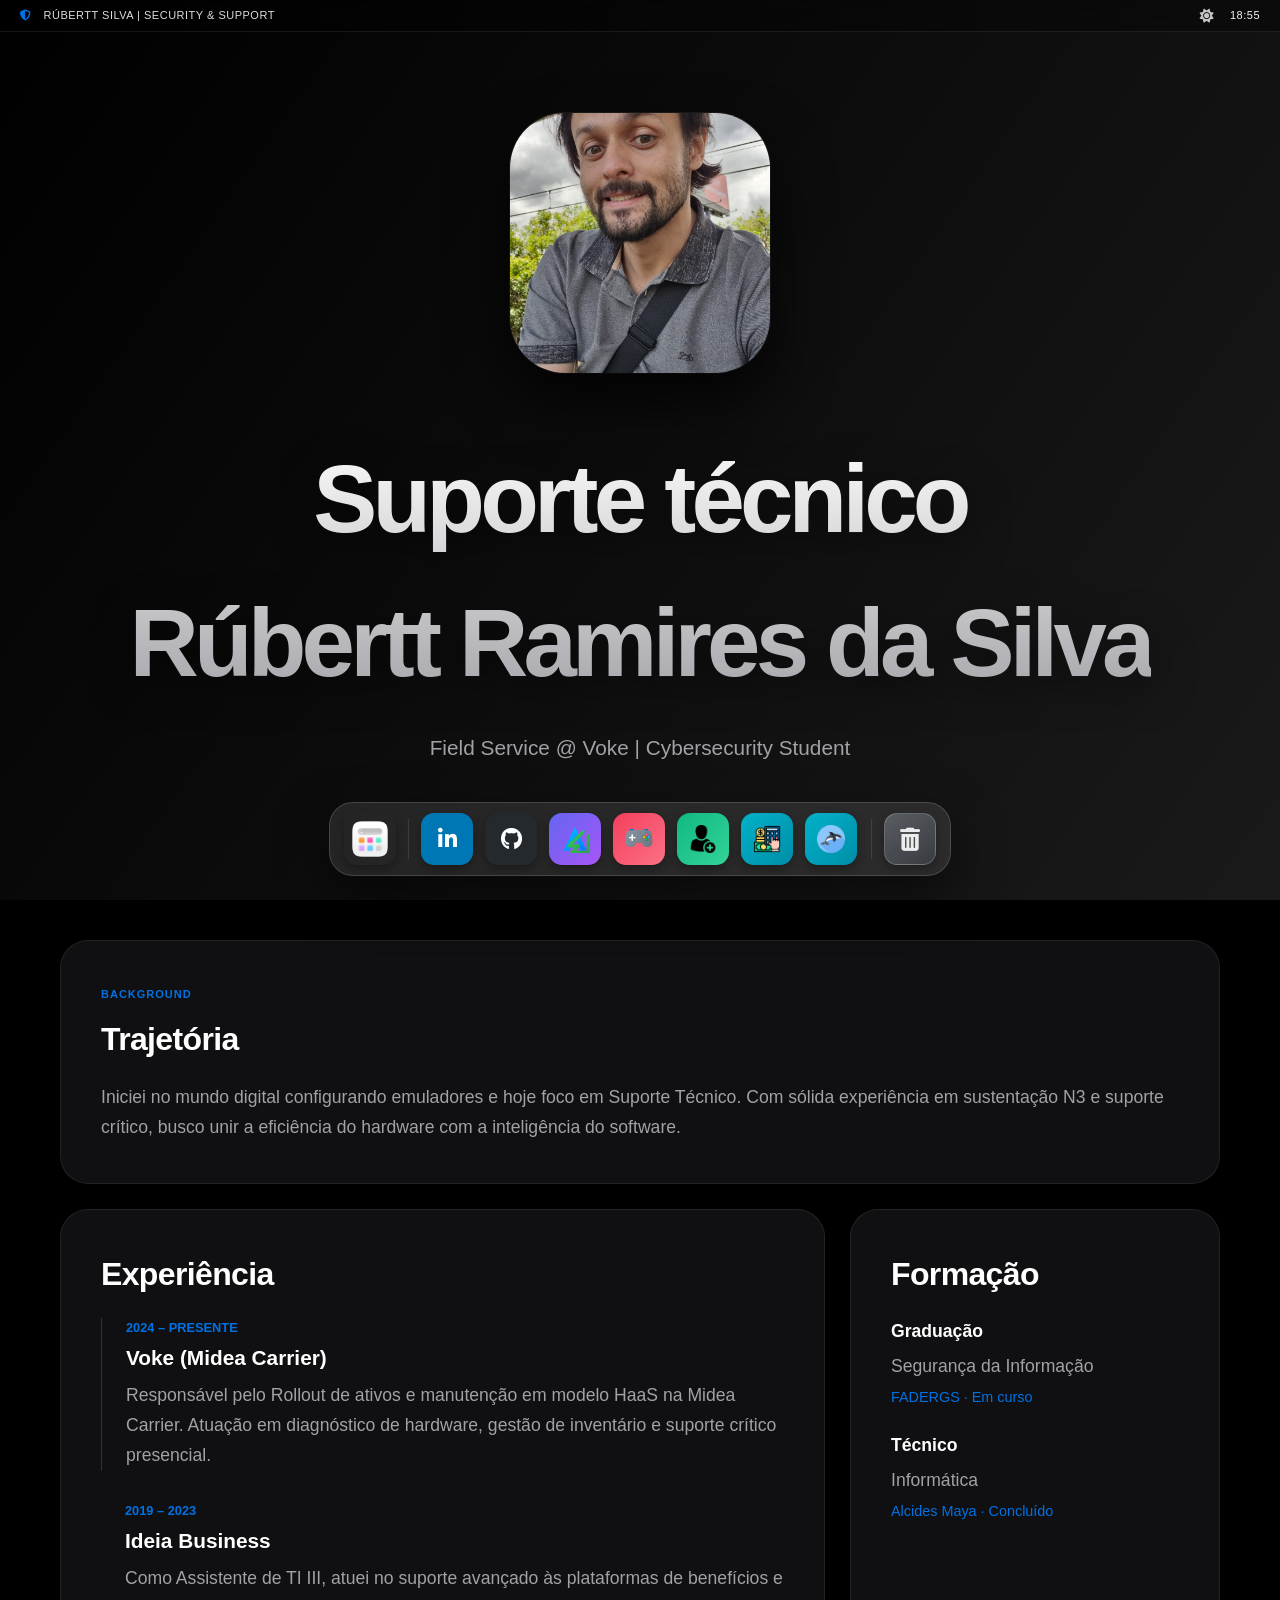
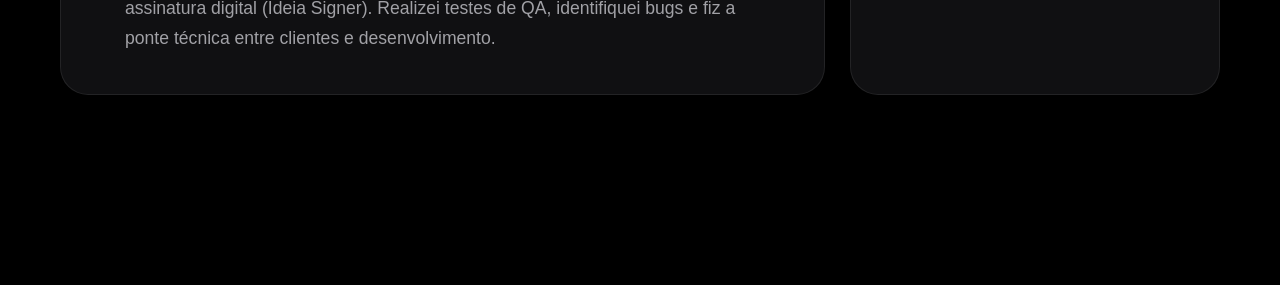
<file: index.html>
<!DOCTYPE html>
<html lang="pt-br">
<head>
    <meta charset="UTF-8">
    <meta name="viewport" content="width=device-width, initial-scale=1.0, viewport-fit=cover">
    <meta name="viewport" content="width=device-width, initial-scale=1.0, maximum-scale=1.0, user-scalable=no">
    <title>Rúbertt Silva | Portfolio</title>
    <link rel="stylesheet" href="https://cdnjs.cloudflare.com/ajax/libs/font-awesome/6.5.1/css/all.min.css">
    <link rel="stylesheet" href="style.css">
</head>
<body>

    <div class="barra-sup">
        <div style="display:flex; align-items:center; gap:12px">
            <i class="fa-solid fa-shield-halved" style="color: var(--sotaque)"></i>
            <span style="opacity: 0.9">RÚBERTT SILVA | SECURITY & SUPPORT</span>
        </div>
        <div style="margin-left:auto; display:flex; align-items:center; gap:15px">
        <i class="fa-solid fa-sun" id="theme-toggle" style="cursor:pointer; font-size: 14px; opacity: 0.8;"></i>
        <span id="clock">00:00</span>
    </div>
    </div>

    <div id="bg-canvas"></div>

    <header id="header">
        <div id="avatar-target" style="width:40px; height:40px;"></div>
        <span style="margin-left:15px; font-weight: 500; font-size: 15px; letter-spacing: -0.3px;">Rúbertt Silva</span>
    </header>

    <img src="/img/1760728760003.jpg" alt="Rúbertt Silva" class="avatar-float" id="avatar">

    <section class="hero">
        <h1 class="titulo-silver">Suporte Técnico</h1>
        <p id="roleLine" style="color: #a1a1a6; font-size: 1.3rem; margin-top: 15px; font-weight: 400;">Field Service @ Voke | Cybersecurity Student</p>
    </section>

    <div class="grid">
        <div class="card span-12">
            <span style="color:var(--sotaque); font-weight:700; font-size:11px; text-transform:uppercase; letter-spacing: 1px;">Background</span>
            <h2 style="margin-top:10px;">Trajetória</h2>
            <p id="backgroundText">Iniciei no mundo digital configurando emuladores e hoje foco em Suporte Técnico. Com sólida experiência em sustentação N3 e suporte crítico, busco unir a eficiência do hardware com a inteligência do software.</p>
        </div>

        <div class="card span-8">
            <h2>Experiência</h2>
            <div id="experienceList"><div class="exp-box">
                <span class="date">2024 – Presente</span>
                <h3>Voke (Midea Carrier)</h3>
                <p>Responsável pelo <strong>Rollout</strong> de ativos e manutenção em modelo <strong>HaaS</strong> na Midea Carrier. Atuação em diagnóstico de hardware, gestão de inventário e suporte crítico presencial.</p>
            </div>
            <div class="exp-box" style="border:none; margin:0;">
                <span class="date">2019 – 2023</span>
                <h3>Ideia Business</h3>
                <p>Como Assistente de TI III na Ideia Business, atuei no suporte avançado às plataformas de benefícios e assinatura digital (Ideia Signer). Fui responsável por realizar testes de vulnerabilidade (QA), identificar bugs e atuar como ponte técnica entre as necessidades dos clientes e a equipe de desenvolvimento.</p>
            </div></div>
        </div>

        <div class="card span-4">
            <h2>Formação</h2>
            <div id="educationList"><div style="margin-bottom:20px">
                <h3 style="font-size:1.1rem">Graduação</h3>
                <p>Segurança da Informação<br><span style="color:var(--sotaque); font-size: 0.9rem;">FADERGS (Em curso)</span></p>
            </div>
            <div>
                <h3 style="font-size:1.1rem">Técnico</h3>
                <p>Informática<br><span style="color:#34c759; font-size: 0.9rem;">Alcides Maya (Concluído)</span></p>
            </div></div>
        </div>
    </div>

    <div class="modal" id="modal">
        <div class="modal-win">
            <div class="modal-bar">
                <div class="dot close" onclick="closeModal()"></div>
                <div class="dot min"></div>
                <div class="dot max"></div>
            </div>
            <div id="modalContent" style="flex:1"></div>
        </div>
    </div>

    <div id="launchpad" class="lp-overlay">
        <div class="lp-window" id="lpWindow">
            <div class="lp-header">
                <div class="lp-header-left">
                    <i class="fa-solid fa-rocket"></i>
                    <span>Aplicações</span>
                </div>
                <button class="lp-fullscreen-btn" onclick="toggleLPFullscreen(event)" title="Alternar Fullscreen">
                    <i class="fa-solid fa-expand"></i>
                </button>
            </div>
            
            <div class="lp-search">
                <i class="fa-brands fa-app-store-ios"></i>
                <input type="text" placeholder="Procurar" id="lpSearchInput">
            </div>

            <div class="lp-grid" id="lpGrid">
                <div class="lp-item" onclick="openModal('ativae')">
                    <img src="img/favicon.svg" alt="Ativae">
                    <span>Ativae</span>
                </div>
            <div class="lp-item" onclick="openModal('inventario')">
                    <img src="img/icon-png.png" alt="Inventário">
                    <span>inventario</span>
                </div>

                <div class="lp-item" onclick="openModal('store')">
                    <img src="img/favicon-control.png" alt="Store">
                    <span>Store</span>
                </div>
                <div class="lp-item" onclick="openModal('finances')">
                    <img src="img/gestao.ico" alt="Finanças">
                    <span>Finanças</span>
                </div>
                <div class="lp-item" onclick="openModal('empty')">
                    <img src="img/novo-usuario.png" alt="Empty">
                    <span>What's Empty</span>
                </div>
                <div class="lp-item" onclick="openModal('whales')">
                    <img src="img/faviconwhale.svg" alt="WhalesGames">
                    <span>WhalesGames</span>
                </div>
            </div>
        </div>
    </div>

    <div class="dock-container">
        <nav class="dock">
            <a href="javascript:void(0)" onclick="toggleLaunchpad(event)" class="dock-item lp-btn" data-label="Launchpad">
                <img src="img/launchpad.webp" style="width: 85%; height: 85%;">
            </a>
            
            <div class="dock-separator" style="width: 1px; height: 40px; background: rgba(255,255,255,0.1); align-self: center;"></div>

            <a href="javascript:void(0)" onclick="openModal('linkedin')" class="dock-item li" draggable="true" data-label="LinkedIn">
                <i class="fa-brands fa-linkedin-in"></i>
            </a>
            
            <a href="javascript:void(0)" onclick="openModal('github')" class="dock-item gh" draggable="true" data-label="GitHub">
                <i class="fa-brands fa-github"></i>
            </a>
            
            <a href="javascript:void(0)" onclick="openModal('ativae')" class="dock-item at" draggable="true" data-label="Ativae">
                <img src="img/favicon.svg" alt="Ativae">
            </a>
            
            <a href="javascript:void(0)" onclick="openModal('store')" class="dock-item st" draggable="true" data-label="Store">
                <img src="img/favicon-control.png" alt="Store">
            </a>

            <a href="javascript:void(0)" onclick="openModal('empty')" class="dock-item em" draggable="true" data-label="What's Empty">
                <img src="img/novo-usuario.png" alt="Empty">
            </a>

            <a href="javascript:void(0)" onclick="openModal('finances')" class="dock-item fi" draggable="true" data-label="Finanças">
                <img src="img/gestao.ico" alt="Finanças">
            </a>

            <a href="javascript:void(0)" onclick="openModal('whales')" class="dock-item fi" draggable="true" data-label="WhalesGames">
                <img src="img/faviconwhale.svg" alt="WhalesGames">
            </a>

            <div class="dock-separator dock-trash-separator" aria-hidden="true" style="width: 1px; height: 40px; background: rgba(255,255,255,0.1); align-self: center;"></div>

            <a href="javascript:void(0)" class="dock-item dock-trash" data-label="Lixeira" aria-label="Lixeira" title="Lixeira">
                <i class="fa-solid fa-trash-can" aria-hidden="true"></i>
            </a>
        </nav>
    </div>

    <script src="script.js"></script>
    <script src="cms-public.js"></script>
    <script src="dock-launchpad.js"></script>
</body>
</html>
</file>
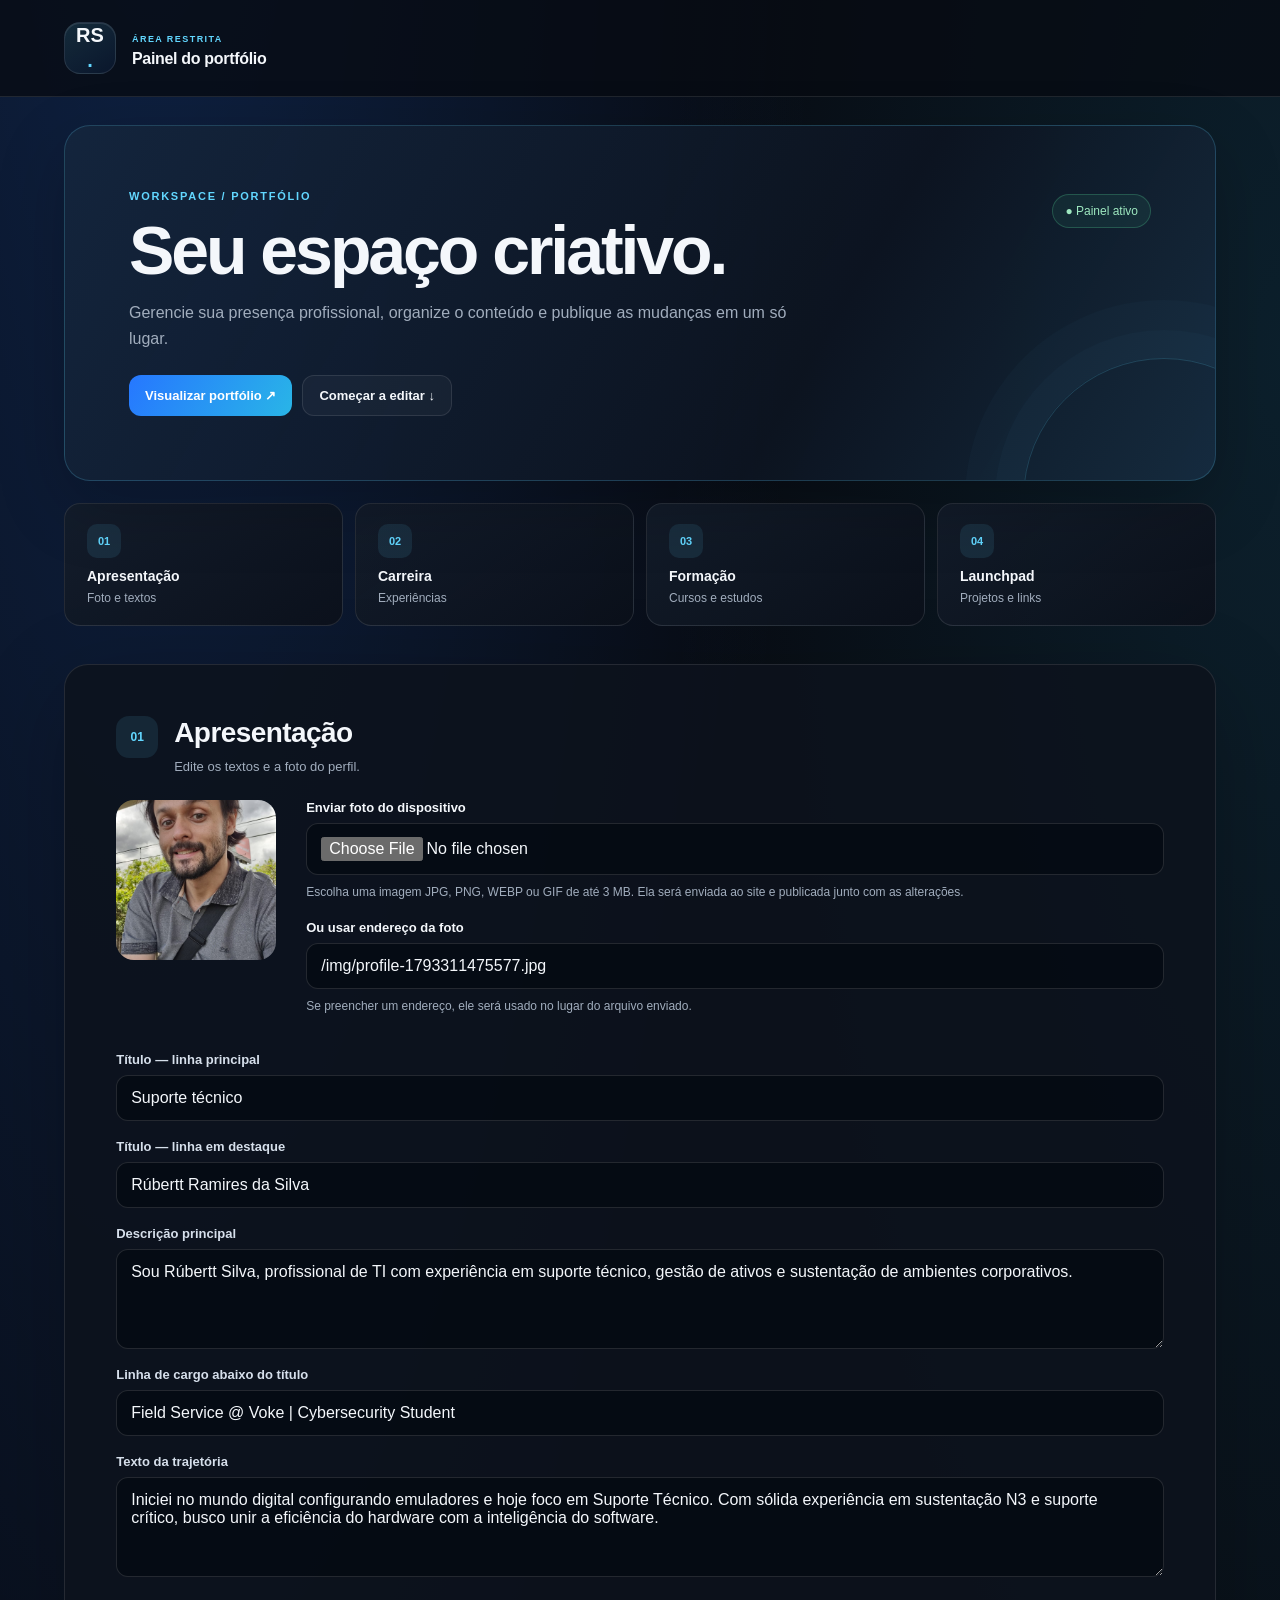
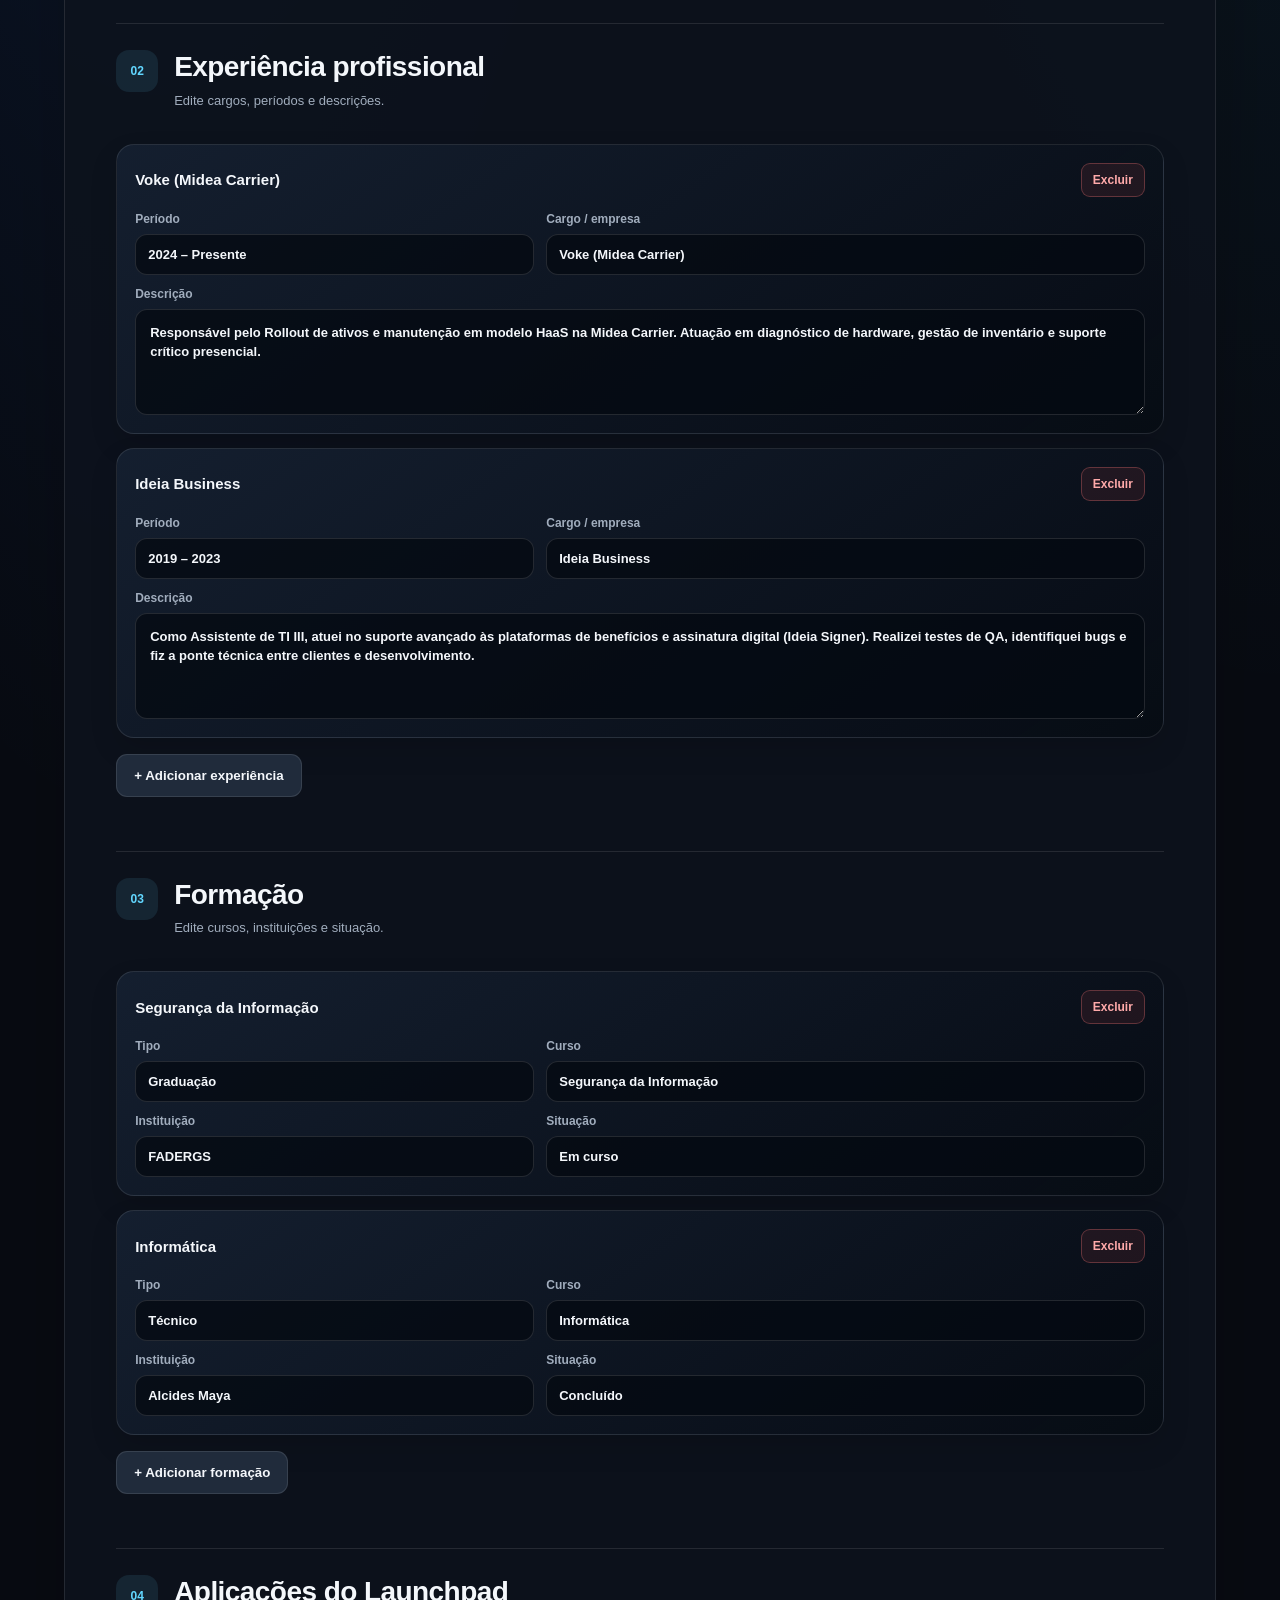
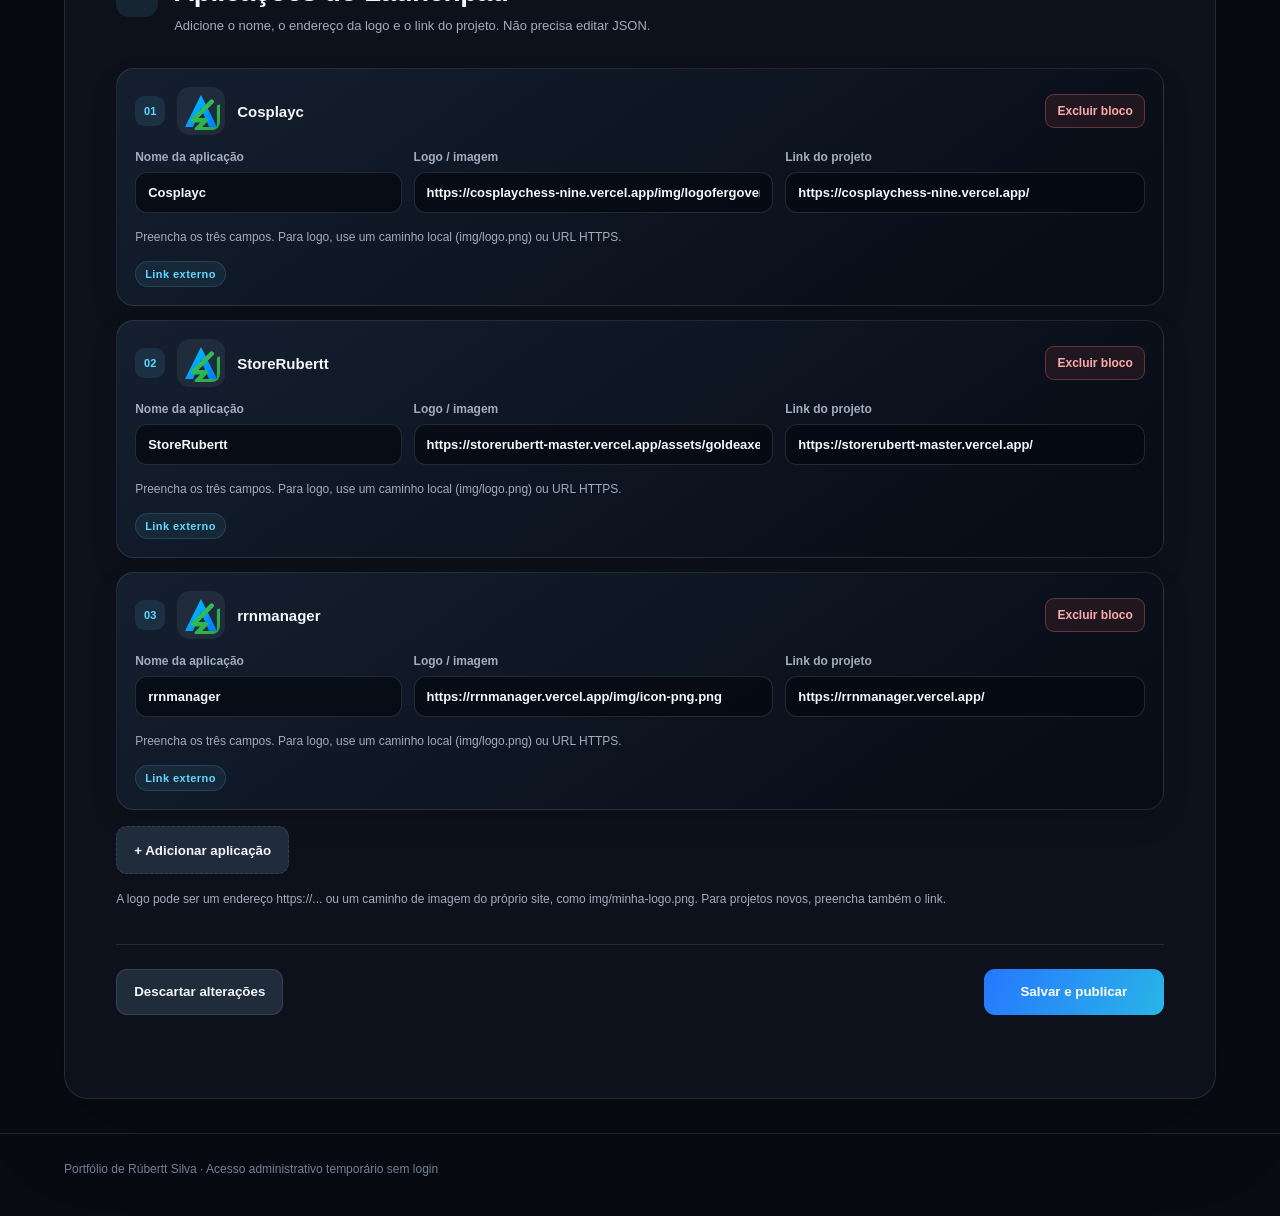
<file: admin.html>
<!doctype html>
<html lang="pt-BR"><head><meta charset="utf-8"><meta name="viewport" content="width=device-width,initial-scale=1"><meta name="robots" content="noindex,nofollow"><meta name="theme-color" content="#080b12"><title>Administração do portfólio</title><link rel="stylesheet" href="admin.css"></head>
<body><main class="shell">
<header class="topbar"><a class="brand" href="/" aria-label="Voltar ao portfólio">RS<span>.</span></a><div><small>ÁREA RESTRITA</small><h1>Painel do portfólio</h1></div></header>
<section id="editorView"><div class="welcome"><div><p class="eyebrow">WORKSPACE / PORTFÓLIO</p><h2>Seu espaço criativo.</h2><p class="muted">Gerencie sua presença profissional, organize o conteúdo e publique as mudanças em um só lugar.</p><div class="hero-actions"><a class="hero-link primary-link" href="/" target="_blank" rel="noopener">Visualizar portfólio ↗</a><a class="hero-link subtle-link" href="#contentForm">Começar a editar ↓</a></div></div><span class="private-pill">● Painel ativo</span></div><nav class="quick-nav" aria-label="Atalhos do painel"><a href="#presentationSection"><span class="quick-icon">01</span><strong>Apresentação</strong><small>Foto e textos</small></a><a href="#experienceSection"><span class="quick-icon">02</span><strong>Carreira</strong><small>Experiências</small></a><a href="#educationSection"><span class="quick-icon">03</span><strong>Formação</strong><small>Cursos e estudos</small></a><a href="#appsSection"><span class="quick-icon">04</span><strong>Launchpad</strong><small>Projetos e links</small></a></nav>
<form id="contentForm" class="panel editor"><div id="presentationSection" class="section-title"><span>01</span><div><h3>Apresentação</h3><p class="muted">Edite os textos e a foto do perfil.</p></div></div><div class="photo-editor"><img id="photoPreview" class="photo-preview" src="/img/1760728760003.jpg" alt="Prévia da foto do perfil"><div class="photo-controls"><label for="photoFile">Enviar foto do dispositivo</label><input id="photoFile" type="file" accept="image/jpeg,image/png,image/webp,image/gif"><p class="hint">Escolha uma imagem JPG, PNG, WEBP ou GIF de até 3 MB. Ela será enviada ao site e publicada junto com as alterações.</p><label for="photoUrl">Ou usar endereço da foto</label><input id="photoUrl" type="url" maxlength="500" placeholder="https://site.com/minha-foto.jpg"><p class="hint">Se preencher um endereço, ele será usado no lugar do arquivo enviado.</p></div></div><label for="headline">Título — linha principal</label><input id="headline" maxlength="100" required><label for="headlineAccent">Título — linha em destaque</label><input id="headlineAccent" maxlength="100" required><label for="subtitle">Descrição principal</label><textarea id="subtitle" rows="4" maxlength="500" required></textarea><label for="roleLine">Linha de cargo abaixo do título</label><input id="roleLine" maxlength="180" placeholder="Ex.: Field Service @ Voke | Estudante de Segurança da Informação"><label for="backgroundText">Texto da trajetória</label><textarea id="backgroundText" rows="4" maxlength="1200"></textarea><div id="experienceSection" class="section-title"><span>02</span><div><h3>Experiência profissional</h3><p class="muted">Edite cargos, períodos e descrições.</p></div></div><div id="experienceList" class="apps-list"></div><button id="addExperienceBtn" class="secondary" type="button">+ Adicionar experiência</button><div id="educationSection" class="section-title apps-title"><span>03</span><div><h3>Formação</h3><p class="muted">Edite cursos, instituições e situação.</p></div></div><div id="educationList" class="apps-list"></div><button id="addEducationBtn" class="secondary" type="button">+ Adicionar formação</button>
<div id="appsSection" class="section-title apps-title"><span>04</span><div><h3>Aplicações do Launchpad</h3><p class="muted">Adicione o nome, o endereço da logo e o link do projeto. Não precisa editar JSON.</p></div></div><div id="appsList" class="apps-list" aria-live="polite"></div><button id="addAppBtn" class="secondary add-app-btn" type="button">+ Adicionar aplicação</button><p class="hint">A logo pode ser um endereço https://... ou um caminho de imagem do próprio site, como img/minha-logo.png. Para projetos novos, preencha também o link.</p><textarea id="apps" class="json-editor hidden" rows="2" aria-hidden="true" tabindex="-1"></textarea><div class="actions"><button id="reloadBtn" class="secondary" type="button">Descartar alterações</button><button class="primary" type="submit">Salvar e publicar</button></div><p id="saveMessage" class="message" role="status"></p></form></section>
<footer>Portfólio de Rúbertt Silva · Acesso administrativo temporário sem login</footer></main><script src="admin.js"></script></body></html>
</file>
<file: style.css>
:root {
    --bg: #000;
    --texto-silver: linear-gradient(180deg, #ffffff 0%, #a1a1a6 100%);
    --sotaque: #0071e3;
    /* Vidro mais escuro e saturado para o efeito Apple */
    --vidro: rgba(28, 28, 30, 0.6);
    --borda: rgba(255, 255, 255, 0.08);
    --fonte: "SF Pro Display", -apple-system, BlinkMacSystemFont, "Segoe UI", Roboto, sans-serif;
}

* { margin: 0; padding: 0; box-sizing: border-box; -webkit-font-smoothing: antialiased; }

body { 
    background: var(--bg); 
    color: #f5f5f7; 
    font-family: var(--fonte); 
    overflow-x: hidden; 
    line-height: 1.5;
}

/* Fundo Animado */
#bg-canvas { 
    position: fixed; top: 0; left: 0; width: 100%; height: 100%; z-index: -1; 
    background: linear-gradient(125deg, #000000 0%, #1a1a1a 50%, #000000 100%);
    background-size: 200% 200%;
    animation: gradientBG 15s ease infinite;
}
@keyframes gradientBG {
    0% { background-position: 0% 50%; }
    50% { background-position: 100% 50%; }
    100% { background-position: 0% 50%; }
}

.barra-sup {
    position: fixed; top: 0; width: 100%; height: 32px;
    background: rgba(0, 0, 0, 0.3); backdrop-filter: blur(20px);
    z-index: 5000; display: flex; align-items: center; padding: 0 20px;
    font-size: 11px; font-weight: 500; border-bottom: 0.5px solid var(--borda);
    letter-spacing: 0.5px;
}

/* Animação Avatar */
.avatar-float {
    width: 260px; height: 260px; border-radius: 55px;
    object-fit: cover; position: fixed; z-index: 4500;
    top: 35%; left: 50%; transform: translate(-50%, -50%);
    box-shadow: 0 30px 60px rgba(0,0,0,0.8), 0 0 0 1px var(--borda);
    pointer-events: none; transition: box-shadow 0.3s;
}
@media (max-width: 768px) { .avatar-float { width: 160px; height: 160px; border-radius: 35px; } }

header { 
    position: fixed; top: 32px; width: 100%; height: 60px; 
    background: rgba(0,0,0,0.4); backdrop-filter: blur(30px); 
    z-index: 3000; display: flex; align-items: center; padding: 0 30px; 
    border-bottom: 0.5px solid var(--borda); opacity: 0; transition: 0.4s;
}
header.active { opacity: 1; }

.hero { height: 100vh; display: flex; flex-direction: column; justify-content: flex-end; align-items: center; padding-bottom: 15vh; text-align: center; }
.titulo-silver {
    font-size: clamp(2.5rem, 10vw, 6rem); 
    font-weight: 700; 
    letter-spacing: -0.05em;
    background: var(--texto-silver); 
    background-clip: text;
    -webkit-background-clip: text;
    -webkit-text-fill-color: transparent;
    filter: drop-shadow(0 10px 20px rgba(0,0,0,0.5));
}

.grid { width: 100%; display: grid; grid-template-columns: repeat(12, 1fr); gap: 25px; padding: 40px 20px; max-width: 1200px; margin: 0 auto 150px auto; }
.card { 
    background: var(--vidro); border-radius: 28px; padding: 40px; 
    border: 1px solid var(--borda); backdrop-filter: blur(40px);
    transition: transform 0.3s, border-color 0.3s;
}
.card:hover { border-color: rgba(255,255,255,0.2); transform: translateY(-5px); }
.span-12 { grid-column: span 12; } .span-8 { grid-column: span 8; } .span-4 { grid-column: span 4; }
@media (max-width: 1024px) { .span-8, .span-4 { grid-column: span 12; } }

h2 { font-size: 2rem; font-weight: 600; color: #fff; margin-bottom: 20px; letter-spacing: -0.02em; }
h3 { font-size: 1.3rem; color: #fff; font-weight: 600; margin-bottom: 8px; }
p { color: #a1a1a6; font-size: 1.1rem; line-height: 1.7; }
.destaque { color: #fff; font-weight: 500; }
.exp-box { margin-bottom: 30px; padding-left: 24px; border-left: 1px solid #333; transition: border-color 0.3s; }
.exp-box:hover { border-left-color: var(--sotaque); }
.date { font-size: 0.8rem; color: var(--sotaque); font-weight: 600; text-transform: uppercase; margin-bottom: 5px; display: block; }

/* Dock */
.dock-container { position: fixed; bottom: 24px; left: 50%; transform: translateX(-50%); z-index: 9000; }
.dock { 
    padding: 10px 14px; background: rgba(255, 255, 255, 0.1); 
    backdrop-filter: blur(35px) saturate(180%); 
    border-radius: 24px; border: 1px solid rgba(255,255,255,0.15); 
    display: flex; gap: 12px; box-shadow: 0 20px 50px rgba(0,0,0,0.5);
}
.dock-item { 
    width: 52px; height: 52px; border-radius: 13px; 
    display: flex; align-items: center; justify-content: center; 
    transition: all 0.3s cubic-bezier(0.23, 1, 0.32, 1); 
    text-decoration: none; position: relative;
    box-shadow: 0 4px 10px rgba(0,0,0,0.3);
}
.dock-item:hover { transform: translateY(-15px) scale(1.3); }
.li { background: #0077b5; }
.gh { background: #24292e; }
.at { background: linear-gradient(135deg, #6366f1, #a855f7); }
.st { background: linear-gradient(135deg, #f43f5e, #fb7185); }
.em { background: linear-gradient(135deg, #10b981, #34d399); }
.fi { background: linear-gradient(135deg, #02b1c9, #008ea7); }

.dock-item i { color: #fff; font-size: 22px; }
.dock-item img { width: 28px; height: 28px; object-fit: contain; }
.dock-trash {
    background: linear-gradient(145deg, rgba(180,190,205,.34), rgba(90,102,120,.28));
    border: 1px solid rgba(255,255,255,.2);
}
.dock-trash i { color: rgba(255,255,255,.9); font-size: 23px; }
.dock-trash:hover, .dock.dock-drop-target .dock-trash { background: rgba(255,90,90,.25); }
.dock-trash-separator { flex: 0 0 1px; margin-left: 2px; }
body.light-mode .dock-trash {
    background: linear-gradient(145deg, rgba(225,230,238,.9), rgba(180,190,205,.8));
    border-color: rgba(45,55,72,.16);
}
body.light-mode .dock-trash i { color: #465064 !important; }


.dock-item::after { 
    content: attr(data-label); position: absolute; bottom: 75px; 
    background: rgba(0,0,0,0.8); color: #fff; font-size: 11px; 
    padding: 6px 12px; border-radius: 8px; opacity: 0; 
    transition: 0.3s; pointer-events: none; border: 1px solid var(--borda);
}
.dock-item:hover::after { opacity: 1; }

/* Modal Iframe */
.modal { position: fixed; top: 0; left: 0; width: 100%; height: 100%; background: rgba(0,0,0,0.7); z-index: 9500; display: none; align-items: center; justify-content: center; backdrop-filter: blur(20px); }
.modal.active { display: flex; animation: fadeIn 0.3s; }
.modal-win { width: 94%; height: 90%; background: #000; border-radius: 24px; border: 1px solid var(--borda); overflow: hidden; display: flex; flex-direction: column; }
.modal-bar { height: 40px; background: #161617; display: flex; align-items: center; padding: 0 15px; gap: 8px; }
.dot { width: 12px; height: 12px; border-radius: 50%; }
.close { background: #ff5f56; cursor: pointer; }
.min { background: #ffbd2e; }
.max { background: #27c93f; }
iframe { width: 100%; height: 100%; border: none; background: #fff; }

/* LAUNCHPAD / SPOTLIGHT AJUSTADO */
.lp-overlay {
    position: fixed; top: 0; left: 0; width: 100%; height: 100%;
    z-index: 9999; display: none; align-items: center; justify-content: center;
    transition: all 0.3s ease;
}
.lp-overlay.active { display: flex; animation: fadeIn 0.3s; }

.lp-window {
    width: 90%; max-width: 850px; height: 600px;
    background: rgba(30, 30, 30, 0.45);
    backdrop-filter: blur(50px) saturate(210%);
    -webkit-backdrop-filter: blur(50px) saturate(210%);
    border-radius: 24px;
    border: 1px solid rgba(255, 255, 255, 0.12);
    box-shadow: 0 50px 100px rgba(0,0,0,0.6);
    display: flex; flex-direction: column;
    transform: scale(0.96); opacity: 0;
    transition: all 0.4s cubic-bezier(0.16, 1, 0.3, 1);
    overflow: hidden;
}
.lp-overlay.active .lp-window { transform: scale(1); opacity: 1; }

.lp-window.fullscreen {
    max-width: 100% !important; max-height: 100% !important;
    width: 100vw !important; height: 100vh !important;
    border-radius: 0; border: none;
}

.lp-header {
    display: flex; justify-content: space-between; align-items: center;
    padding: 20px 30px 5px 30px;
}
.lp-header-left { color: rgba(255,255,255,0.4); font-size: 14px; font-weight: 500; display: flex; align-items: center; gap: 8px; }

.lp-fullscreen-btn {
    background: rgba(255,255,255,0.05); border: none; color: #fff;
    width: 28px; height: 28px; border-radius: 50%; cursor: pointer;
    display: flex; align-items: center; justify-content: center;
}

/* BUSCA ESTILO SPOTLIGHT REFINADA */
.lp-search {
    display: flex; align-items: center;
    gap: 15px; padding: 10px 30px;
}

.lp-search i { 
    font-size: 24px; 
    color: rgba(255, 255, 255, 0.7); 
    font-weight: 900 !important; /* CORREÇÃO DO ÍCONE QUEBRADO */
    width: 30px; text-align: center;
}

.lp-search input { 
    background: transparent; border: none; color: white; outline: none; 
    width: 100%; font-size: 24px; font-weight: 300; letter-spacing: -0.5px;
}
.lp-search input::placeholder { color: rgba(255, 255, 255, 0.3); }

/* GRADE DE APPS (6 COLUNAS COMO NA REFERÊNCIA) */
.lp-grid {
    display: grid;
    grid-template-columns: repeat(6, 1fr); 
    gap: 20px; padding: 25px 30px;
    overflow-y: auto; flex: 1; align-items: start;
}

/* ITEM DO APP */
.lp-item {
    display: flex; flex-direction: column; align-items: center;
    justify-content: center; padding: 15px 5px; border-radius: 20px; 
    transition: all 0.2s ease; cursor: pointer; height: fit-content; 
}
.lp-item:hover { background: rgba(255, 255, 255, 0.1); transform: translateY(-2px); }

.lp-item img, .add-icon-wrapper {
    width: 72px; height: 72px; border-radius: 18px; /* Look Squircle Apple */
    margin-bottom: 10px; box-shadow: 0 10px 25px rgba(0,0,0,0.4);
    transition: transform 0.2s ease; object-fit: cover; 
}
.lp-item:hover img { transform: scale(1.05); }

.lp-item span {
    font-size: 12px; color: rgba(255,255,255,0.9); text-align: center;
    width: 100%; white-space: nowrap; overflow: hidden; text-overflow: ellipsis;
    letter-spacing: 0.2px; font-weight: 400;
}

/* --- RESPONSIVIDADE COMPLETA --- */
@media (max-width: 1024px) {
    .grid { grid-template-columns: 1fr; gap: 20px; padding: 20px; }
    .span-8, .span-4, .span-12 { grid-column: span 1; }
    .titulo-silver { font-size: 3.5rem; }
    .lp-grid { grid-template-columns: repeat(4, 1fr); }
}

@media (max-width: 768px) {
    .lp-window { width: 95%; height: 85vh; }
    .lp-grid { grid-template-columns: repeat(3, 1fr) !important; gap: 15px; padding: 15px; }
    .lp-item img { width: 60px; height: 60px; border-radius: 15px; }
    .lp-search input { font-size: 20px; }
}

@media (max-width: 480px) {
    .titulo-silver { font-size: 2.5rem; }
    .dock-container { bottom: 15px; width: 95%; justify-content: center; }
    .dock { gap: 8px; padding: 8px; overflow-x: auto; max-width: 100%; }
    .dock-item { width: 42px; height: 42px; min-width: 42px; }
    .dock-item i { font-size: 18px; }
    .dock-item img { width: 22px; height: 22px; }
    .dock-item::after { display: none; }
}

@keyframes fadeIn { from { opacity: 0; } to { opacity: 1; } }



/* --- MELHORIAS VISUAIS EXTRA --- */

/* Efeito de brilho suave nos cards ao passar o rato */
.card {
    position: relative;
    overflow: hidden;
}

.card::before {
    content: "";
    position: absolute;
    top: 0; left: -100%;
    width: 100%; height: 100%;
    background: linear-gradient(90deg, transparent, rgba(255,255,255,0.05), transparent);
    transition: 0.5s;
}

.card:hover::before {
    left: 100%;
}

/* Melhoria no desfoque do Modal para foco total no conteúdo */
.modal {
    background: rgba(0, 0, 0, 0.4);
    backdrop-filter: blur(10px) brightness(0.8);
    -webkit-backdrop-filter: blur(10px) brightness(0.8);
}

/* Estilo da barra de scroll personalizada (Estilo macOS) */
.lp-grid::-webkit-scrollbar {
    width: 6px;
}
.lp-grid::-webkit-scrollbar-track {
    background: transparent;
}
.lp-grid::-webkit-scrollbar-thumb {
    background: rgba(255, 255, 255, 0.1);
    border-radius: 10px;
}
.lp-grid::-webkit-scrollbar-thumb:hover {
    background: rgba(255, 255, 255, 0.2);
}

/* Animação de escala nos itens do Launchpad ao abrir */
.lp-overlay.active .lp-item {
    animation: itemAppear 0.4s cubic-bezier(0.16, 1, 0.3, 1) backwards;
}

@keyframes itemAppear {
    from { opacity: 0; transform: scale(0.8); }
    to { opacity: 1; transform: scale(1); }
}

/* Staggered animation: cada item aparece um pouco depois do outro */
.lp-item:nth-child(1) { animation-delay: 0.05s; }
.lp-item:nth-child(2) { animation-delay: 0.1s; }
.lp-item:nth-child(3) { animation-delay: 0.15s; }
.lp-item:nth-child(4) { animation-delay: 0.2s; }
.lp-item:nth-child(5) { animation-delay: 0.25s; }
.lp-item:nth-child(n+6) { animation-delay: 0.3s; }


/* --- MELHORIAS PREMIUM --- */

/* 1. Efeito de Iluminação Dinâmica nos Cards */
.card {
    position: relative;
    overflow: hidden;
}

/* Cria um brilho que segue o movimento (simulado pelo hover) */
.card::after {
    content: "";
    position: absolute;
    top: 0; left: 0; width: 100%; height: 100%;
    background: radial-gradient(600px circle at var(--mouse-x, 50%) var(--mouse-y, 50%), 
                rgba(255, 255, 255, 0.06), 
                transparent 40%);
    opacity: 0;
    transition: opacity 0.5s;
    pointer-events: none;
}

.card:hover::after {
    opacity: 1;
}

/* 2. Scrollbar Invisível mas Funcional (Estilo macOS) */
.lp-grid::-webkit-scrollbar {
    width: 5px;
}
.lp-grid::-webkit-scrollbar-thumb {
    background: rgba(255, 255, 255, 0.1);
    border-radius: 10px;
}

/* 3. Animação de Entrada "Staggered" para os Ícones */
.lp-overlay.active .lp-item {
    animation: iconIn 0.5s cubic-bezier(0.23, 1, 0.32, 1) both;
}

/* Delay progressivo para cada ícone (até o 12º) */
.lp-item:nth-child(1) { animation-delay: 0.05s; }
.lp-item:nth-child(2) { animation-delay: 0.10s; }
.lp-item:nth-child(3) { animation-delay: 0.15s; }
.lp-item:nth-child(4) { animation-delay: 0.20s; }
.lp-item:nth-child(5) { animation-delay: 0.25s; }
.lp-item:nth-child(6) { animation-delay: 0.30s; }
.lp-item:nth-child(n+7) { animation-delay: 0.35s; }

@keyframes iconIn {
    from { 
        opacity: 0; 
        transform: translateY(20px) scale(0.8); 
    }
    to { 
        opacity: 1; 
        transform: translateY(0) scale(1); 
    }
}

/* 4. Feedback de Clique no Dock */
.dock-item:active {
    transform: scale(0.9);
    transition: 0.1s;
}



/* Garante que o item sendo arrastado não dispare o hover de escala */
.dock-item.dragging {
    opacity: 0.4 !important;
    transform: scale(0.8) !important;
    pointer-events: none; /* Isso ajuda o 'dragover' a detectar o item de baixo */
}

/* Melhora a detecção do alvo */
.dock-item.drag-over {
    border: 2px solid var(--sotaque) !important;
    transform: scale(1.1) translateX(10px) !important;
    transition: transform 0.2s ease;
}

/* --- FIX FINAL: MODO CLARO SEM QUEBRA DE ESTRUTURA --- */

/* 1. Variável de cor dinâmica para textos simples */
body.light-mode {
    --bg-light: #f5f5f7;
    --texto-dark: #1d1d1f;
}

/* 2. Fundo e Texto Base */
body.light-mode { background-color: var(--bg-light) !important; color: var(--texto-dark) !important; }
body.light-mode #bg-canvas { background: var(--bg-light) !important; animation: none !important; }

/* 3. PRESERVAÇÃO DO SEU NOME (TITULO-SILVER) */
body.light-mode .titulo-silver {
    background: linear-gradient(180deg, #1d1d1f 0%, #434344 100%) !important;
    -webkit-background-clip: text !important;
    background-clip: text !important;
    -webkit-text-fill-color: transparent !important;
    filter: none !important;
}

/* 4. PRESERVAÇÃO DO FULLSCREEN E ESTRUTURAS DO LAUNCHPAD */
body.light-mode .lp-window { 
    background: rgba(255, 255, 255, 0.6) !important; 
    border-color: rgba(0, 0, 0, 0.1) !important; 
}

/* Garante que o header do Launchpad mantenha o alinhamento original */
body.light-mode .lp-header {
    display: flex !important;
    justify-content: space-between !important;
    color: var(--texto-dark) !important;
}

/* 5. CORES DOS TEXTOS INTERNOS (Para não sumirem no branco) */
body.light-mode h2, 
body.light-mode h3, 
body.light-mode p, 
body.light-mode span, 
body.light-mode i:not(.dock-item i) { 
    color: var(--texto-dark) !important; 
}

body.light-mode .barra-sup {
    background: rgba(255, 255, 255, 0.4) !important;
    border-bottom-color: rgba(0, 0, 0, 0.1) !important;
}

body.light-mode .dock {
    background: rgba(255, 255, 255, 0.4) !important;
    border-color: rgba(0, 0, 0, 0.1) !important;
}

/* Mantém os ícones da dock brancos (como são coloridos, precisam de contraste) */
body.light-mode .dock-item i { color: #ffffff !important; }




/* Launchpad -> Dock: fixar, arrastar e menu contextual */
.lp-item { position: relative; }
.lp-item.lp-app-draggable { cursor: grab; }
.lp-item.dragging { opacity: .45; }
.lp-pin-btn {
    position: absolute; top: 7px; right: 7px; z-index: 2;
    width: 27px; height: 27px; border: 1px solid rgba(255,255,255,.2);
    border-radius: 50%; color: #fff; background: rgba(25,25,28,.82);
    display: flex; align-items: center; justify-content: center;
    cursor: pointer; opacity: 0; transform: scale(.9);
    transition: opacity .18s ease, transform .18s ease;
}
.lp-item:hover .lp-pin-btn, .lp-pin-btn:focus-visible { opacity: 1; transform: scale(1); }
.dock.dock-drop-target { outline: 2px dashed var(--sotaque); outline-offset: 5px; }
.dock-pinned-app { background: rgba(255,255,255,.12); }
.dock-app-menu {
    position: fixed; z-index: 20000; min-width: 165px; padding: 6px;
    background: rgba(35,35,38,.96); color: #fff; border: 1px solid rgba(255,255,255,.15);
    border-radius: 12px; box-shadow: 0 12px 35px rgba(0,0,0,.45); backdrop-filter: blur(20px);
}
.dock-app-menu button {
    width: 100%; border: 0; border-radius: 7px; padding: 10px 12px;
    color: inherit; background: transparent; text-align: left; font: inherit; cursor: pointer;
}
.dock-app-menu button:hover { background: rgba(255,255,255,.12); }
.dock-toast {
    position: fixed; z-index: 20001; left: 50%; bottom: 105px;
    transform: translate(-50%, 8px); opacity: 0; pointer-events: none;
    padding: 10px 15px; border-radius: 12px; color: #fff;
    background: rgba(35,35,38,.94); border: 1px solid rgba(255,255,255,.14);
    box-shadow: 0 8px 25px rgba(0,0,0,.35); font-size: 13px;
    transition: opacity .2s ease, transform .2s ease;
}
.dock-toast.visible { opacity: 1; transform: translate(-50%, 0); }
@media (hover: none) {
    .lp-pin-btn { opacity: 1; transform: none; }
}

/* WHITE MODE refinado */
body.light-mode{--bg:#f4f6fa;--vidro:rgba(255,255,255,.76);--borda:rgba(30,41,59,.10);--sotaque:#0668c9;background:#f4f6fa!important;color:#202735!important;color-scheme:light}
body.light-mode #bg-canvas{background:radial-gradient(ellipse at 12% 8%,rgba(87,151,255,.15),transparent 38%),radial-gradient(ellipse at 88% 32%,rgba(173,132,255,.12),transparent 35%),linear-gradient(145deg,#f8faff,#eef2f8 52%,#f8f9fc)!important;animation:none!important}
body.light-mode .barra-sup,body.light-mode header{background:rgba(250,251,255,.82)!important;color:#313744!important;border-bottom:1px solid rgba(31,41,55,.09)!important;box-shadow:0 3px 18px rgba(40,55,80,.035)}
body.light-mode .barra-sup span,body.light-mode header span{color:#313744!important}
body.light-mode .titulo-silver{background:linear-gradient(180deg,#171d2a,#596579)!important;-webkit-background-clip:text!important;background-clip:text!important;-webkit-text-fill-color:transparent!important;filter:drop-shadow(0 7px 20px rgba(40,55,80,.08))!important}
body.light-mode .card{background:rgba(255,255,255,.78)!important;border:1px solid rgba(39,54,78,.09)!important;box-shadow:0 14px 40px rgba(35,48,72,.055),inset 0 1px 0 rgba(255,255,255,.9);backdrop-filter:blur(28px)}
body.light-mode .card:hover{border-color:rgba(0,102,204,.24)!important;box-shadow:0 20px 46px rgba(35,48,72,.09)}
body.light-mode h2,body.light-mode h3,body.light-mode .destaque{color:#202735!important}
body.light-mode p{color:#5d6676!important}
body.light-mode .exp-box{border-left-color:#d8dfeb!important}
body.light-mode .exp-box:hover{border-left-color:var(--sotaque)!important}
body.light-mode .date{color:#0668c9!important}
body.light-mode .dock{background:rgba(255,255,255,.72)!important;border:1px solid rgba(38,52,75,.12)!important;box-shadow:0 18px 48px rgba(32,44,65,.17),inset 0 1px 0 rgba(255,255,255,.95)!important;backdrop-filter:blur(35px) saturate(170%)}
body.light-mode .dock-separator{background:rgba(35,45,60,.16)!important}
body.light-mode .dock-item::after{background:rgba(255,255,255,.97)!important;color:#222b3a!important;border-color:rgba(30,41,59,.12)!important;box-shadow:0 8px 25px rgba(30,41,59,.12)}
body.light-mode .dock-item i{color:#fff!important}
body.light-mode .dock-pinned-app{background:rgba(35,55,85,.07)!important}
body.light-mode .lp-window{background:rgba(249,251,255,.91)!important;border:1px solid rgba(40,53,76,.15)!important;box-shadow:0 35px 100px rgba(30,43,65,.24)!important}
body.light-mode .lp-header-left{color:#778195!important}
body.light-mode .lp-fullscreen-btn{color:#354052!important;background:rgba(40,55,80,.07)!important}
body.light-mode .lp-search{border-bottom:1px solid rgba(35,49,72,.09)}
body.light-mode .lp-search i{color:#697589!important}
body.light-mode .lp-search input{color:#202735!important}
body.light-mode .lp-search input::placeholder{color:#929bad!important}
body.light-mode .lp-item:hover{background:rgba(45,85,145,.08)!important}
body.light-mode .lp-item span{color:#30394a!important}
body.light-mode .lp-pin-btn{color:#fff!important;background:rgba(36,48,68,.88)!important;border-color:rgba(255,255,255,.3)!important}
body.light-mode .lp-grid::-webkit-scrollbar-thumb{background:rgba(60,75,100,.2)}
body.light-mode .modal{background:rgba(225,231,241,.62)!important;backdrop-filter:blur(18px) brightness(1)!important}
body.light-mode .modal-win{background:#f8faff!important;border-color:rgba(35,49,72,.16)!important;box-shadow:0 25px 90px rgba(30,43,65,.25)}
body.light-mode .modal-bar{background:#eef1f7!important;border-bottom:1px solid rgba(35,49,72,.09)}
body.light-mode .dock-app-menu{color:#202735!important;background:rgba(250,251,255,.97)!important;border-color:rgba(35,49,72,.13)!important;box-shadow:0 12px 35px rgba(30,43,65,.2)!important}
body.light-mode .dock-app-menu button:hover{background:rgba(35,65,110,.08)!important}
body.light-mode .dock-toast{color:#202735!important;background:rgba(250,251,255,.97)!important;border-color:rgba(35,49,72,.13)!important;box-shadow:0 8px 25px rgba(30,43,65,.16)!important}
body.light-mode .avatar-float{box-shadow:0 24px 55px rgba(35,48,72,.2),0 0 0 1px rgba(35,48,72,.1)!important}


/* Ocultação persistente dos aplicativos nativos removidos da Dock */
.dock .dock-item.dock-item-hidden,
.dock .dock-item[hidden] { display: none !important; }


/* Ocultar aplicativos do Launchpad sem depender do estilo padrão de [hidden] */
.lp-grid .lp-item.lp-item-hidden,
.lp-grid .lp-item[hidden] { display: none !important; }



.lp-hide-btn {
    position: absolute; top: 7px; left: 7px; z-index: 2;
    width: 27px; height: 27px; border: 1px solid rgba(255,255,255,.2);
    border-radius: 50%; color: #fff; background: rgba(25,25,28,.82);
    display: flex; align-items: center; justify-content: center;
    cursor: pointer; opacity: 0; transform: scale(.9);
    transition: opacity .18s ease, transform .18s ease;
}
.lp-item:hover .lp-hide-btn, .lp-hide-btn:focus-visible { opacity: 1; transform: scale(1); }
@media (hover: none) {
    .lp-hide-btn { opacity: 1; transform: none; }
}
body.light-mode .lp-hide-btn { color:#fff!important; background:rgba(36,48,68,.88)!important; border-color:rgba(255,255,255,.3)!important; }
</file>
<file: admin.css>
:root{color-scheme:dark;--bg:#080b12;--panel:#111824;--line:rgba(255,255,255,.1);--text:#f4f7fb;--muted:#a1adbd;--cyan:#62d7ff;--blue:#2677ff}*{box-sizing:border-box}body{margin:0;background:radial-gradient(ellipse at top,#14243b 0,transparent 48%),var(--bg);color:var(--text);font-family:Inter,-apple-system,BlinkMacSystemFont,"Segoe UI",sans-serif;min-height:100vh}.shell{max-width:920px;margin:0 auto;padding:32px 20px 24px}.topbar{display:flex;align-items:center;gap:16px;margin-bottom:28px}.brand{display:grid;place-items:center;width:52px;height:52px;border:1px solid var(--line);border-radius:16px;color:var(--text);text-decoration:none;font-weight:800;font-size:20px}.brand span{color:var(--cyan)}small,.eyebrow{color:var(--cyan);font-size:11px;letter-spacing:.16em;font-weight:800}h1{font-size:22px;margin:4px 0 0}h2{font-size:28px;margin:8px 0}h3{font-size:18px;margin:0 0 4px}.panel{background:rgba(17,24,36,.9);border:1px solid var(--line);border-radius:22px;padding:28px;box-shadow:0 24px 80px rgba(0,0,0,.22)}.login-panel{max-width:480px;margin:50px auto}.symbol{width:48px;height:48px;display:grid;place-items:center;border-radius:14px;background:#1c2c43;color:var(--cyan);font-size:27px}.muted,.hint{color:var(--muted);line-height:1.6;font-size:14px}form{display:grid;gap:10px}.login-panel form{margin-top:24px}label{font-size:13px;font-weight:650;margin-top:10px}input,textarea{width:100%;border:1px solid var(--line);border-radius:11px;background:#0b111b;color:var(--text);padding:13px 14px;font:inherit;outline:none}input:focus,textarea:focus{border-color:var(--cyan);box-shadow:0 0 0 3px rgba(98,215,255,.1)}textarea{resize:vertical}.json-editor{font:13px/1.55 ui-monospace,SFMono-Regular,Consolas,monospace}.primary,.secondary{border:0;border-radius:11px;padding:13px 17px;font-weight:750;cursor:pointer}.primary{background:linear-gradient(120deg,var(--blue),#29b5e7);color:white}.secondary{background:#202b3b;color:var(--text);border:1px solid var(--line)}button:disabled{opacity:.55;cursor:wait}.login-panel .primary{margin-top:10px}.hidden{display:none!important}.message{min-height:20px;font-size:13px;color:var(--cyan);line-height:1.5}.message.error{color:#ff9b9b}.welcome{display:flex;justify-content:space-between;align-items:center;gap:20px;margin:32px 0 18px}.private-pill{font-size:12px;color:#9ee8c0;white-space:nowrap;background:rgba(83,214,150,.1);border:1px solid rgba(83,214,150,.25);border-radius:999px;padding:9px 12px}.section-title{display:flex;gap:14px;align-items:flex-start;margin-bottom:18px}.section-title>span{color:var(--cyan);font-weight:800;font-size:12px;padding-top:4px}.section-title p{margin:0}.apps-title{margin-top:34px}.hint{font-size:12px}.actions{display:flex;justify-content:space-between;gap:12px;margin-top:12px}.actions .primary{min-width:180px}footer{text-align:center;color:#728096;font-size:12px;padding:28px 0 0}@media(max-width:600px){.shell{padding:22px 14px}.panel{padding:20px}.login-panel{margin:28px auto}.welcome{align-items:flex-start;flex-direction:column}.actions{flex-direction:column-reverse}.actions button{width:100%}h2{font-size:24px}}

/* Editor visual do Launchpad */
.apps-list{display:grid;gap:14px;margin:6px 0 8px}
.app-editor-card{border:1px solid var(--line);background:rgba(5,10,18,.55);border-radius:16px;padding:16px;display:grid;gap:14px}
.app-editor-head{display:flex;align-items:center;gap:12px;min-width:0}
.app-editor-head strong{font-size:14px;overflow-wrap:anywhere;flex:1}
.app-logo-preview{width:46px;height:46px;object-fit:contain;border-radius:12px;background:#202b3b;padding:5px;flex-shrink:0}
.remove-app-btn{background:rgba(255,90,90,.1);border:1px solid rgba(255,120,120,.25);color:#ffaaaa;border-radius:9px;padding:8px 10px;cursor:pointer;font-weight:650}
.app-editor-fields{display:grid;grid-template-columns:1fr 1.3fr 1.3fr;gap:12px}
.app-field{display:grid;gap:7px;margin:0;font-size:12px;color:var(--muted);min-width:0}
.app-field input{min-width:0;font-size:13px;padding:11px}
.add-app-btn{justify-self:start;margin-bottom:6px}
@media(max-width:680px){.app-editor-fields{grid-template-columns:1fr}.app-editor-card{padding:13px}.app-logo-preview{width:40px;height:40px}}

/* Blocos individuais e editáveis do Launchpad */
.apps-list{display:grid;gap:16px;margin:10px 0 14px}
.app-editor-card{min-width:0;border:1px solid var(--line);background:linear-gradient(145deg,rgba(21,32,48,.96),rgba(7,12,20,.94));border-radius:18px;padding:18px;display:grid;gap:15px;box-shadow:0 12px 28px rgba(0,0,0,.12)}
.app-editor-head{display:flex;align-items:center;gap:12px;min-width:0}
.app-editor-head strong{font-size:15px;overflow-wrap:anywhere;flex:1}
.app-number{display:grid;place-items:center;min-width:30px;height:30px;border-radius:9px;background:rgba(98,215,255,.1);color:var(--cyan);font-size:11px;font-weight:800}
.app-logo-preview{width:48px;height:48px;object-fit:contain;border-radius:13px;background:#202b3b;padding:5px;flex-shrink:0}
.remove-app-btn{background:rgba(255,90,90,.09);border:1px solid rgba(255,120,120,.3);color:#ffaaaa;border-radius:9px;padding:9px 11px;cursor:pointer;font-weight:700;white-space:nowrap;font-size:12px}
.app-editor-fields{display:grid;grid-template-columns:1fr 1.35fr 1.35fr;gap:12px}
.app-field{display:grid;gap:8px;margin:0;font-size:12px;color:var(--muted);min-width:0}
.app-field input{width:100%;min-width:0;font-size:13px;padding:12px}
.app-card-hint{margin:0;color:var(--muted);font-size:12px;line-height:1.5;overflow-wrap:anywhere}
.app-card-footer{display:flex;justify-content:flex-start}
.app-card-status{font-size:11px;font-weight:750;letter-spacing:.04em;color:var(--cyan);background:rgba(98,215,255,.08);border:1px solid rgba(98,215,255,.16);border-radius:999px;padding:6px 9px}
.apps-empty{padding:18px;border:1px dashed var(--line);border-radius:14px}
.add-app-btn{justify-self:stretch;margin:4px 0 8px;min-height:48px;border-style:dashed}
@media(max-width:680px){.app-editor-fields{grid-template-columns:1fr}.app-editor-card{padding:14px}.app-logo-preview{width:42px;height:42px}.app-editor-head{gap:8px}.remove-app-btn{padding:8px;font-size:11px}}

.record-fields{display:grid;grid-template-columns:1fr 1.5fr;gap:12px}.record-fields .app-field:last-child:nth-child(3){grid-column:1/-1}.record-fields textarea{font-size:13px;line-height:1.5;min-height:100px}@media(max-width:680px){.record-fields{grid-template-columns:1fr}.record-fields .app-field:last-child:nth-child(3){grid-column:auto}}


/* Painel com apresentação de landing page */
:root{scroll-behavior:smooth;scroll-padding-top:24px}
body{background:radial-gradient(ellipse at 12% -10%,rgba(38,119,255,.22),transparent 42%),radial-gradient(ellipse at 100% 8%,rgba(41,181,231,.12),transparent 34%),var(--bg)}
.shell{max-width:1120px;padding:30px 24px 36px}
.topbar{padding:10px 0 22px;border-bottom:1px solid var(--line);margin-bottom:30px}
.brand{background:linear-gradient(145deg,rgba(98,215,255,.14),rgba(38,119,255,.08));box-shadow:inset 0 1px rgba(255,255,255,.1)}
.topbar h1{font-size:16px;letter-spacing:-.02em}.topbar small{font-size:9px}
.welcome{position:relative;overflow:hidden;align-items:flex-start;margin:0 0 24px;padding:clamp(26px,5vw,52px);border:1px solid rgba(98,215,255,.2);border-radius:28px;background:linear-gradient(120deg,rgba(20,37,61,.96),rgba(13,20,33,.92) 65%,rgba(22,45,65,.9));box-shadow:0 24px 70px rgba(0,0,0,.2)}
.welcome:after{content:"";position:absolute;width:280px;height:280px;right:-90px;bottom:-160px;border-radius:50%;border:1px solid rgba(98,215,255,.18);box-shadow:0 0 0 28px rgba(98,215,255,.025),0 0 0 58px rgba(98,215,255,.025);pointer-events:none}
.welcome>div{max-width:650px;position:relative;z-index:1}.welcome .eyebrow{margin:0 0 12px}
.welcome h2{font-size:clamp(30px,5vw,48px);letter-spacing:-.045em;line-height:1.06;margin:0 0 14px}
.welcome .muted{max-width:560px;font-size:15px;margin:0}
.private-pill{position:relative;z-index:1;background:rgba(83,214,150,.08);margin-top:4px}
.hero-actions{display:flex;flex-wrap:wrap;gap:10px;margin-top:24px}
.hero-link{display:inline-flex;align-items:center;justify-content:center;text-decoration:none;border-radius:12px;padding:12px 16px;font-size:13px;font-weight:750;transition:transform .18s ease,border-color .18s ease}
.hero-link:hover{transform:translateY(-2px)}.primary-link{color:white;background:linear-gradient(120deg,var(--blue),#29b5e7)}
.subtle-link{color:var(--text);border:1px solid var(--line);background:rgba(255,255,255,.035)}
.quick-nav{display:grid;grid-template-columns:repeat(4,minmax(0,1fr));gap:14px;margin:0 0 24px}
.quick-nav a{display:grid;align-content:start;gap:7px;min-height:136px;padding:18px;text-decoration:none;color:var(--text);border:1px solid var(--line);border-radius:18px;background:linear-gradient(145deg,rgba(20,29,43,.92),rgba(11,16,26,.9));transition:transform .18s ease,border-color .18s ease,background .18s ease}
.quick-nav a:hover{transform:translateY(-3px);border-color:rgba(98,215,255,.45);background:linear-gradient(145deg,rgba(26,43,63,.96),rgba(11,16,26,.95))}
.quick-icon{display:grid;place-items:center;width:34px;height:34px;border-radius:10px;background:rgba(98,215,255,.1);color:var(--cyan);font-size:11px;font-weight:850}
.quick-nav strong{font-size:14px;margin-top:3px}.quick-nav small{font-size:12px;letter-spacing:0;color:var(--muted);font-weight:500}
.panel{border-radius:24px;padding:clamp(20px,4vw,36px);background:rgba(13,19,29,.88);box-shadow:0 26px 90px rgba(0,0,0,.22)}
.section-title{scroll-margin-top:22px;padding-top:8px;margin-bottom:20px}
.section-title:not(:first-child){border-top:1px solid rgba(255,255,255,.075);padding-top:28px}
.section-title h3{font-size:19px;letter-spacing:-.02em}
input,textarea{background:rgba(5,10,18,.76);border-color:rgba(255,255,255,.12);border-radius:12px}
input:hover,textarea:hover{border-color:rgba(255,255,255,.22)}
.primary,.secondary{transition:transform .18s ease,filter .18s ease}
.primary:hover,.secondary:hover{filter:brightness(1.1);transform:translateY(-1px)}
.actions{padding-top:20px;border-top:1px solid var(--line)}footer{padding-top:30px}
@media(max-width:760px){.quick-nav{grid-template-columns:repeat(2,minmax(0,1fr))}.quick-nav a{min-height:120px}.welcome{flex-direction:column}.private-pill{margin-top:0}}
@media(max-width:480px){.shell{padding:18px 12px 28px}.topbar{margin-bottom:20px}.welcome{padding:24px 20px;border-radius:22px}.welcome h2{font-size:32px}.hero-actions{flex-direction:column;align-items:stretch}.quick-nav{gap:9px}.quick-nav a{padding:14px;min-height:112px}.panel{padding:18px 14px}.actions{gap:9px}}
@media(prefers-reduced-motion:reduce){:root{scroll-behavior:auto}*,*:before,*:after{transition:none!important}}


/* Layout editorial amplo: menos centralizado, mais revista/blog */
.shell{width:100%;max-width:none;margin:0;padding:0 0 40px}
.topbar{width:100%;padding:22px clamp(20px,5vw,84px);margin:0 0 28px;border-bottom:1px solid var(--line);background:rgba(7,11,18,.78);position:relative}
#editorView{width:100%;padding:0 clamp(20px,5vw,84px)}
.welcome{width:100%;min-height:290px;margin:0 0 22px;padding:clamp(30px,5vw,72px);border-radius:26px;display:flex;justify-content:space-between}
.welcome>div{max-width:820px}
.welcome h2{font-size:clamp(36px,5.4vw,68px);max-width:800px}
.welcome .muted{max-width:700px;font-size:16px}
.quick-nav{grid-template-columns:repeat(4,minmax(0,1fr));gap:12px;margin-bottom:38px}
.quick-nav a{min-height:118px;padding:20px 22px;border-radius:16px}
#contentForm{width:100%;max-width:none;margin:0;border-radius:24px;padding:clamp(22px,4vw,56px);display:grid;grid-template-columns:minmax(220px,.72fr) minmax(0,2fr);column-gap:clamp(28px,5vw,88px);align-items:start}
#contentForm>.section-title{grid-column:1;position:sticky;top:22px;margin:0;padding:10px 0 20px;border-top:0!important;display:block}
#contentForm>.section-title>span{display:inline-grid;place-items:center;width:38px;height:38px;padding:0;border-radius:12px;background:rgba(98,215,255,.1);margin-bottom:14px}
#contentForm>.section-title>div{max-width:260px}
#contentForm>.section-title h3{font-size:clamp(21px,2vw,28px);line-height:1.15;margin-bottom:9px}
#contentForm>.section-title p{font-size:13px}
#contentForm>.section-title:not(:first-child){border-top:1px solid rgba(255,255,255,.1)!important;padding-top:32px;margin-top:24px}
#contentForm>.section-title:not(:first-child)>span{margin-top:2px}
#contentForm>.section-title+*{grid-column:2}
#contentForm>label,#contentForm>input,#contentForm>textarea,#contentForm>.photo-editor,
#contentForm>#experienceList,#contentForm>#educationList,#contentForm>#appsList,
#contentForm>#addExperienceBtn,#contentForm>#addEducationBtn,#contentForm>#addAppBtn,
#contentForm>.hint,#contentForm>.actions,#contentForm>#saveMessage{grid-column:2;min-width:0}
#contentForm>label{margin-top:16px;color:#d6dfeb}
#contentForm>input,#contentForm>textarea{margin-top:0}
#contentForm>.photo-editor{display:grid;grid-template-columns:minmax(100px,150px) minmax(0,1fr);gap:22px;align-items:start;margin-bottom:14px}
#contentForm .photo-preview{width:100%;max-width:150px;aspect-ratio:1;object-fit:cover;border-radius:20px}
#contentForm .photo-controls{min-width:0}
#contentForm .apps-list{margin:8px 0 12px}
#contentForm>.secondary{justify-self:start;min-width:220px}
#contentForm>.apps-title{margin-top:38px}
#contentForm>.actions{margin-top:34px;padding-top:24px}
footer{padding:28px clamp(20px,5vw,84px) 0;text-align:left;border-top:1px solid var(--line);margin-top:34px}
@media(max-width:900px){
 #editorView{padding:0 22px}
 .topbar{padding:20px 22px}
 #contentForm{grid-template-columns:minmax(150px,.6fr) minmax(0,1.4fr);column-gap:26px;padding:24px}
 .quick-nav a{padding:16px}
}
@media(max-width:640px){
 #editorView{padding:0 12px}
 .topbar{padding:16px 14px;margin-bottom:20px}
 .welcome{min-height:0;padding:28px 22px;border-radius:20px}
 .welcome h2{font-size:36px}
 .quick-nav{grid-template-columns:repeat(2,minmax(0,1fr));gap:9px;margin-bottom:22px}
 .quick-nav a{min-height:112px;padding:14px}
 #contentForm{display:flex;flex-direction:column;gap:0;padding:22px 16px;border-radius:20px}
 #contentForm>.section-title{position:static;width:100%;margin:30px 0 14px;padding:20px 0 0!important;border-top:1px solid rgba(255,255,255,.1)!important}
 #contentForm>.section-title:first-child{margin-top:0;padding-top:0!important;border-top:0!important}
 #contentForm>.section-title>span{margin-bottom:10px}
 #contentForm>.section-title>div{max-width:none}
 #contentForm>.section-title h3{font-size:23px}
 #contentForm>.photo-editor{grid-template-columns:88px minmax(0,1fr);gap:14px}
 #contentForm .photo-preview{max-width:88px;border-radius:14px}
 #contentForm>.secondary{width:100%;min-width:0}
 #contentForm>.actions{width:100%}
 footer{padding:24px 14px 0}
}


/* Ajuste de estrutura: evita que títulos e campos caiam em linhas diferentes */
#contentForm{display:flex!important;flex-direction:column!important;align-items:stretch!important;gap:0!important;width:100%;max-width:none;margin:0 auto}
#contentForm>*{grid-column:auto!important;min-width:0}
#contentForm>.section-title{position:static!important;display:flex!important;align-items:flex-start;gap:16px;width:100%;margin:42px 0 22px!important;padding:26px 0 0!important;border-top:1px solid rgba(255,255,255,.12)!important}
#contentForm>.section-title:first-child{margin-top:0!important;padding-top:0!important;border-top:0!important}
#contentForm>.section-title>span{flex:0 0 42px;display:grid;place-items:center;width:42px;height:42px;padding:0;margin:0!important;border-radius:13px;background:rgba(98,215,255,.1);color:var(--cyan)}
#contentForm>.section-title>div{max-width:none}
#contentForm>.section-title h3{margin:0 0 7px;font-size:clamp(21px,2.2vw,28px);line-height:1.2}
#contentForm>.section-title p{margin:0;max-width:620px}
#contentForm>label{display:block;width:100%;margin:18px 0 8px}
#contentForm>input,#contentForm>textarea{display:block;width:100%;margin:0}
#contentForm>.photo-editor{display:grid;grid-template-columns:140px minmax(0,1fr);gap:24px;align-items:start;width:100%;margin:0 0 8px}
#contentForm .photo-preview{display:block;width:140px;height:140px;max-width:100%;object-fit:cover;border-radius:18px}
#contentForm .photo-controls{display:grid;gap:8px;min-width:0}
#contentForm .photo-controls label{margin:0}
#contentForm .photo-controls .hint{margin:0 0 10px}
#contentForm .apps-list{display:grid;width:100%;gap:14px;margin:10px 0 16px}
#contentForm>.secondary{align-self:flex-start;width:auto;min-width:220px;margin:0 0 8px}
#contentForm>.hint{display:block;width:100%;margin:8px 0 0}
#contentForm>.actions{display:flex;align-items:center;justify-content:space-between;gap:14px;width:100%;margin-top:34px;padding-top:24px;border-top:1px solid var(--line)}
#contentForm>.actions button{min-height:46px}
#contentForm>#saveMessage{width:100%;margin:12px 0 0}
.app-editor-card{width:100%;min-width:0}
.record-fields,.app-editor-fields{width:100%;min-width:0}
input,textarea{min-width:0}
@media(min-width:1000px){
 #editorView{padding-left:clamp(28px,5vw,84px);padding-right:clamp(28px,5vw,84px)}
 #contentForm{padding:clamp(28px,4vw,58px)!important}
 #contentForm>.section-title{margin-top:46px!important}
 #contentForm>.section-title:first-child{margin-top:0!important}
 #contentForm>.photo-editor{grid-template-columns:160px minmax(0,1fr);gap:30px}
 #contentForm .photo-preview{width:160px;height:160px}
}
@media(max-width:640px){
 #contentForm>.section-title{gap:12px;margin:30px 0 18px!important;padding-top:22px!important}
 #contentForm>.section-title:first-child{margin-top:0!important;padding-top:0!important}
 #contentForm>.section-title>span{flex-basis:36px;width:36px;height:36px}
 #contentForm>.photo-editor{grid-template-columns:82px minmax(0,1fr);gap:14px}
 #contentForm .photo-preview{width:82px;height:82px;border-radius:13px}
 #contentForm>.actions{flex-direction:column-reverse;align-items:stretch}
 #contentForm>.actions button{width:100%}
 #contentForm>.secondary{width:100%;min-width:0}
}
</file>
